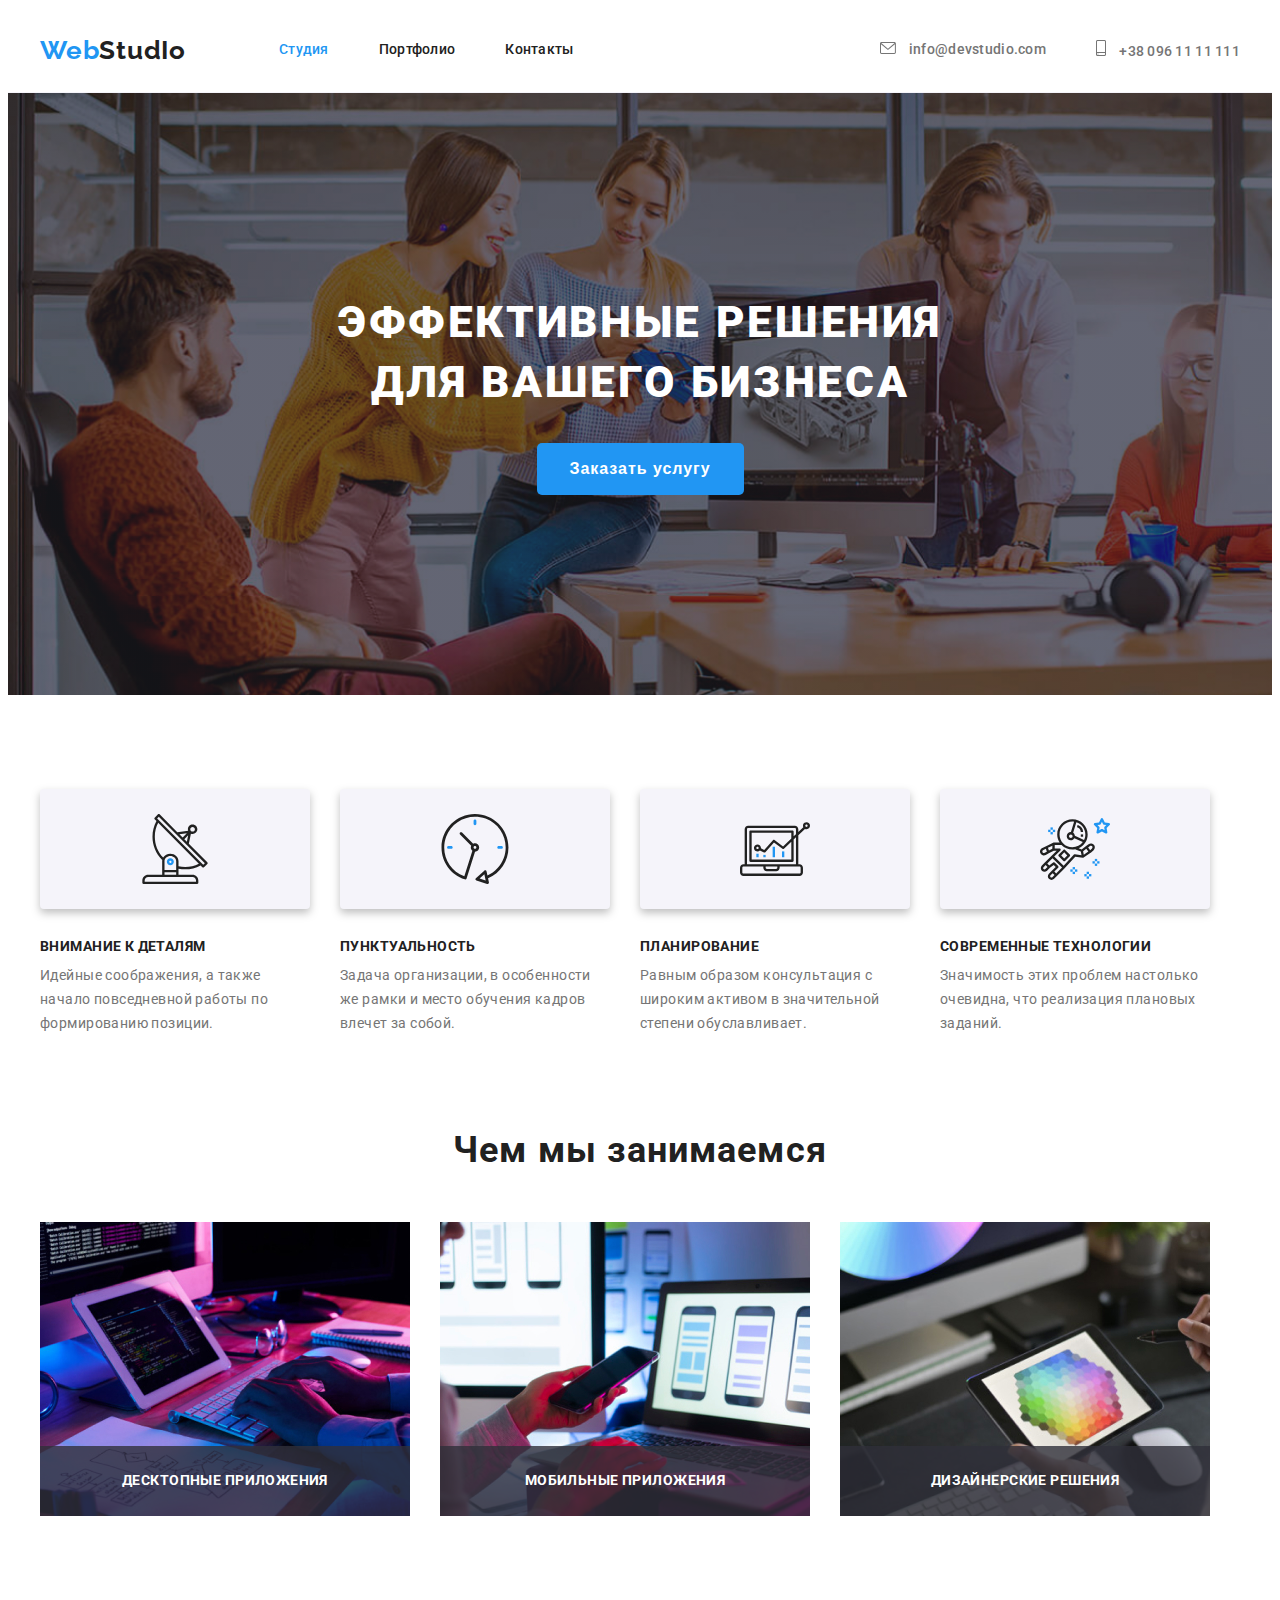
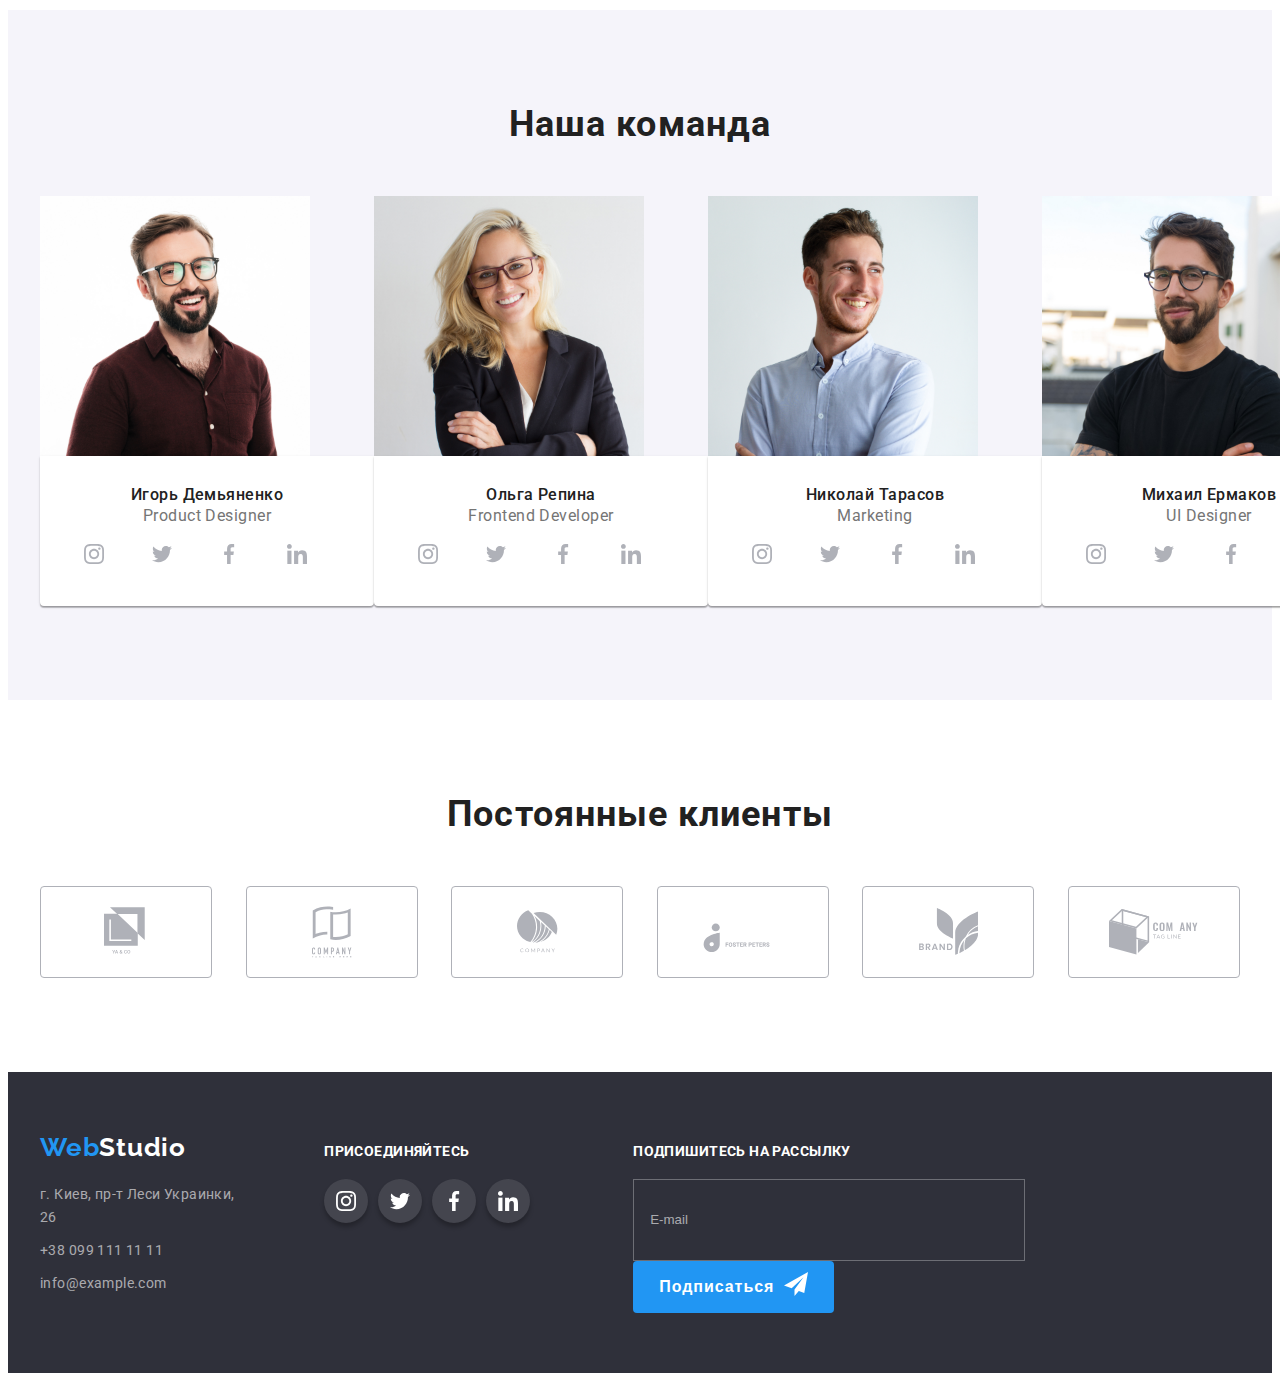
<file: index.html>
<!DOCTYPE html>
<html lang="ru">
  <head>
    <meta charset="UTF-8" />
    <meta http-equiv="X-UA-Compatible" content="IE=edge" />
    <meta name="viewport" content="width=device-width, initial-scale=1.0" />
    <title>Веб-студия</title>

    <link rel="preconnect" href="https://fonts.gstatic.com" />
    <link
      href="https://fonts.googleapis.com/css2?family=Raleway:wght@700&family=Roboto:wght@400;500;700;900&display=swap"
      rel="stylesheet"
    />
    <link
      rel="stylesheet"
      href="https://cdnjs.cloudflare.com/ajax/libs/modern-normalize/1.0.0/modern-normalize.min.css"
      integrity="sha512-ISS7cAi1PEhQ8jnbJpJZMd29NlhNj4AWYyLOSp2CE/CsHxTCu+r+t0D2yoJudVrd0/8fTVPUVDzY5Tvli75u/g=="
      crossorigin="anonymous"
    />

    <link rel="stylesheet" href="css/main.min.css" />
  </head>
  <body>
    <!--Шапка сайта-->
    <header class="header">
      <div class="container header-container">
        <nav class="navigation">
          <a href="/" class="logotype link">
            <span class="logotype logotype--accented"> Web</span>StudIo
          </a>
          <ul class="menu list">
            <li class="menu__item">
              <a
                href="./index.html"
                class="menu__link menu__link--current link"
              >
                Студия
              </a>
            </li>
            <li class="menu__item">
              <a href="./portfolio.html" class="menu__link link">Портфолио</a>
            </li>
            <li class="menu__item">
              <a href="" class="menu__link link">Контакты</a>
            </li>
          </ul>
        </nav>

        <ul class="contacts-list list">
          <li class="contacts-list__item contacts-list__item--left">
            <a
              href="mailto:info@devstudio.com"
              class="contacts-list__link link"
            >
              <svg class="contacts-list__icon" width="16" height="12">
                <use href="./images/icons.svg/sprite.svg#icon-envelope"></use>
              </svg>
              info@devstudio.com</a
            >
          </li>
          <li class="contacts-list__item contacts-list__item--left">
            <a href="tel:+380961111111" class="contacts-list__link link">
              <svg class="contacts-list__icon" width="10" height="16">
                <use href="./images/icons.svg/sprite.svg#icon-smartphone"></use>
              </svg>
              +38 096 11 11 111</a
            >
          </li>
        </ul>
      </div>
    </header>
    <main>
      <!--Герой-->
      <section class="hero">
        <div class="container">
          <h1 class="hero__title">Эффективные решения для вашего бизнеса</h1>
          <button class="modal-btn" type="button" data-modal-open>
            Заказать услугу
          </button>
        </div>
      </section>

      <!--Преимущества-->

      <section class="section">
        <div class="container">
          <h2 class="visually-hidden">Преимущества</h2>
          <ul class="feature-list list">
            <li class="feature-list__title">
              <div class="feature-list__item">
                <svg class="feature-list__icon" width="70" height="70">
                  <use href="./images/icons.svg/sprite.svg#icon-antenna"></use>
                </svg>
              </div>
              <h3 class="feature-list__label">Внимание к деталям</h3>
              <p class="feature-list__text">
                Идейные соображения, а также начало повседневной работы по
                формированию позиции.
              </p>
            </li>
            <li class="feature-list__title">
              <div class="feature-list__item">
                <svg class="feature-list__icon" width="70" height="70">
                  <use href="./images/icons.svg/sprite.svg#icon-clock"></use>
                </svg>
              </div>
              <h3 class="feature-list__label">Пунктуальность</h3>
              <p class="feature-list__text">
                Задача организации, в особенности же рамки и место обучения
                кадров влечет за собой.
              </p>
            </li>
            <li class="feature-list__title">
              <div class="feature-list__item">
                <svg class="feature-list__icon" width="70" height="70">
                  <use href="./images/icons.svg/sprite.svg#icon-diagram"></use>
                </svg>
              </div>
              <h3 class="feature-list__label">Планирование</h3>
              <p class="feature-list__text">
                Равным образом консультация с широким активом в значительной
                степени обуславливает.
              </p>
            </li>
            <li class="feature-list__title">
              <div class="feature-list__item">
                <svg class="feature-list__icon" width="70" height="70">
                  <use
                    href="./images/icons.svg/sprite.svg#icon-astronaut"
                  ></use>
                </svg>
              </div>
              <h3 class="feature-list__label">Современные технологии</h3>
              <p class="feature-list__text">
                Значимость этих проблем настолько очевидна, что реализация
                плановых заданий.
              </p>
            </li>
          </ul>
        </div>
      </section>

      <!-- О себе-->

      <section class="section about-us">
        <div class="container">
          <h2 class="section__title">Чем мы занимаемся</h2>
          <ul class="about-us__list list">
            <li class="about-us__item">
              <img
                class="about-us__img"
                src="./images/work/box.1.jpg"
                alt="Мужчина набирает текст на клавиатуре"
                width="370"
              />
              <p class="about-us__text">Десктопные приложения</p>
            </li>

            <li class="about-us__item">
              <img
                class="about-us__img"
                src="./images/work/box.2.jpg"
                alt="Девушка держит в руке смартфон  возле ноутбука"
                width="370"
              />
              <p class="about-us__text">Мобильные приложения</p>
            </li>

            <li class="about-us__item">
              <img
                class="about-list-img"
                src="./images/work/box.3.jpg"
                alt=" В руке мужчины планшет с цветограммой "
                width="370"
              />
              <p class="about-us__text">Дизайнерские решения</p>
            </li>
          </ul>
        </div>
      </section>

      <!--Team-->
      <section class="section team">
        <div class="container">
          <h2 class="section__title">Наша команда</h2>
          <ul class="team-list list">
            <li class="team-list__card">
              <img
                class="team-list__image"
                src="./images/team/img(1).jpg"
                alt=" Мужчина с бородой в очках"
                width="270"
              />
              <div class="team-list__label">
                <h3 class="team-list__name">Игорь Демьяненко</h3>
                <p class="team-list__subtitle" lang="en">Product Designer</p>
                <ul class="social-list list">
                  <li class="social-list__item">
                    <a href="" class="social-list__link link">
                      <svg class="social-list__icon">
                        <use
                          href="./images/icons.svg/sprite.svg#icon-instagram"
                        ></use>
                      </svg>
                    </a>
                  </li>
                  <li class="social-list__item">
                    <a href="" class="social-list__link link">
                      <svg class="social-list__icon">
                        <use
                          href="./images/icons.svg/sprite.svg#icon-twitter"
                        ></use>
                      </svg>
                    </a>
                  </li>
                  <li class="social-list__item">
                    <a href="" class="social-list__link link">
                      <svg class="social-list__icon">
                        <use
                          href="./images/icons.svg/sprite.svg#icon-facebook"
                        ></use>
                      </svg>
                    </a>
                  </li>
                  <li class="social-list__item">
                    <a href="" class="social-list__link link">
                      <svg class="social-list__icon">
                        <use
                          href="./images/icons.svg/sprite.svg#icon-linkedin"
                        ></use>
                      </svg>
                    </a>
                  </li>
                </ul>
              </div>
            </li>
            <li class="team-list__card">
              <img
                class="team-list__image"
                src="./images/team/img(2).jpg"
                alt=" Девушка со светлыми волосами в очках "
                width="270"
              />
              <div class="team-list__label">
                <h3 class="team-list__name">Ольга Репина</h3>
                <p class="team-list__subtitle" lang="en">Frontend Developer</p>
                <ul class="social-list list">
                  <li class="social-list__item">
                    <a href="" class="social-list__link link">
                      <svg class="social-list__icon">
                        <use
                          href="./images/icons.svg/sprite.svg#icon-instagram"
                        ></use>
                      </svg>
                    </a>
                  </li>
                  <li class="social-list__item">
                    <a href="" class="social-list__link link">
                      <svg class="social-list__icon">
                        <use
                          href="./images/icons.svg/sprite.svg#icon-twitter"
                        ></use>
                      </svg>
                    </a>
                  </li>
                  <li class="social-list__item">
                    <a href="" class="social-list__link link">
                      <svg class="social-list__icon">
                        <use
                          href="./images/icons.svg/sprite.svg#icon-facebook"
                        ></use>
                      </svg>
                    </a>
                  </li>
                  <li class="social-list__item">
                    <a href="" class="social-list__link link">
                      <svg class="social-list__icon">
                        <use
                          href="./images/icons.svg/sprite.svg#icon-linkedin"
                        ></use>
                      </svg>
                    </a>
                  </li>
                </ul>
              </div>
            </li>
            <li class="team-list__card">
              <img
                class="team-list__image"
                src="./images/team/img(3).jpg"
                alt="Мужчина улыбается и смотрит в сторону"
                width="270"
              />
              <div class="team-list__label">
                <h3 class="team-list__name">Николай Тарасов</h3>
                <p class="team-list__subtitle" lang="en">Marketing</p>
                <ul class="social-list list">
                  <li class="social-list__item">
                    <a href="" class="social-list__link link">
                      <svg class="social-list__icon">
                        <use
                          href="./images/icons.svg/sprite.svg#icon-instagram"
                        ></use>
                      </svg>
                    </a>
                  </li>
                  <li class="social-list__item">
                    <a href="" class="social-list__link link">
                      <svg class="social-list__icon">
                        <use
                          href="./images/icons.svg/sprite.svg#icon-twitter"
                        ></use>
                      </svg>
                    </a>
                  </li>
                  <li class="social-list__item">
                    <a href="" class="social-list__link link">
                      <svg class="social-list__icon">
                        <use
                          href="./images/icons.svg/sprite.svg#icon-facebook"
                        ></use>
                      </svg>
                    </a>
                  </li>
                  <li class="social-list__item">
                    <a href="" class="social-list__link link">
                      <svg class="social-list__icon">
                        <use
                          href="./images/icons.svg/sprite.svg#icon-linkedin"
                        ></use>
                      </svg>
                    </a>
                  </li>
                </ul>
              </div>
            </li>
            <li class="team-list__card">
              <img
                class="team-list__image"
                src="./images/team/img(4).jpg"
                alt="Мужчина с ухмылкой"
                width="270"
              />
              <div class="team-list__label">
                <h3 class="team-list__name">Михаил Ермаков</h3>
                <p class="team-list__subtitle" lang="en">UI Designer</p>
                <ul class="social-list list">
                  <li class="social-list__item">
                    <a href="" class="social-list__link link">
                      <svg class="social-list__icon">
                        <use
                          href="./images/icons.svg/sprite.svg#icon-instagram"
                        ></use>
                      </svg>
                    </a>
                  </li>
                  <li class="social-list__item">
                    <a href="" class="social-list__link link">
                      <svg class="social-list__icon">
                        <use
                          href="./images/icons.svg/sprite.svg#icon-twitter"
                        ></use>
                      </svg>
                    </a>
                  </li>
                  <li class="social-list__item">
                    <a href="" class="social-list__link link">
                      <svg class="social-list__icon">
                        <use
                          href="./images/icons.svg/sprite.svg#icon-facebook"
                        ></use>
                      </svg>
                    </a>
                  </li>
                  <li class="social-list__item">
                    <a href="" class="social-list__link link">
                      <svg class="social-list__icon">
                        <use
                          href="./images/icons.svg/sprite.svg#icon-linkedin"
                        ></use>
                      </svg>
                    </a>
                  </li>
                </ul>
              </div>
            </li>
          </ul>
        </div>
      </section>
      <section class="section">
        <div class="container">
          <h2 class="section__title">Постоянные клиенты</h2>
          <ul class="clients-list list">
            <li class="clients-list__item">
              <a href="" class="clients-list__link link">
                <svg class="clients-list__icon" width="45" height="50">
                  <use href="./images/icons.svg/sprite.svg#icon-logo1"></use>
                </svg>
              </a>
            </li>
            <li class="clients-list__item">
              <a href="" class="clients-list__link link">
                <svg class="clients-list__icon" width="40" height="52">
                  <use href="./images/icons.svg/sprite.svg#icon-logo2"></use>
                </svg>
              </a>
            </li>
            <li class="clients-list__item">
              <a href="" class="clients-list__link link">
                <svg class="clients-list__icon" width="41" height="43">
                  <use href="./images/icons.svg/sprite.svg#icon-logo3"></use>
                </svg>
              </a>
            </li>
            <li class="clients-list__item">
              <a href="" class="clients-list__link link">
                <svg class="clients-list__icon" width="80" height="42">
                  <use href="./images/icons.svg/sprite.svg#icon-logo4"></use>
                </svg>
              </a>
            </li>
            <li class="clients-list__item">
              <a href="" class="clients-list__link link">
                <svg class="clients-list__icon" width="59" height="47">
                  <use href="./images/icons.svg/sprite.svg#icon-logo5"></use>
                </svg>
              </a>
            </li>
            <li class="clients-list__item">
              <a href="" class="clients-list__link">
                <svg class="clients-list__icon" width="89" height="46">
                  <use href="./images/icons.svg/sprite.svg#icon-logo6"></use>
                </svg>
              </a>
            </li>
          </ul>
        </div>
      </section>
    </main>
    <!--Контакты-->
    <footer class="footer">
      <div class="container footer-container">
        <div class="address-container">
          <a href="/" class="logotype link footer-logotype"
            ><span class="logotype logotype--accented">Web</span>Studio</a
          >
          <address class="address">
            <ul class="address__list list">
              <li class="address__item">
                <a
                  href="https://google/maps/WysGAYoZjrtnWeG88"
                  target="_blank"
                  rel="noopener noreferrer"
                  class="address__link link"
                  >г. Киев, пр-т Леси Украинки, 26</a
                >
              </li>
              <li class="address__item">
                <a href="tel:+380991111111" class="address__link link"
                  >+38 099 111 11 11<br
                /></a>
              </li>
              <li class="address__item">
                <a
                  href="mailto:info@example.com"
                  lang="en"
                  class="address__link link"
                  >info@example.com</a
                >
              </li>
            </ul>
          </address>
        </div>

        <div class="footer-social-holder">
          <b class="container-label">Присоединяйтесь</b>
          <ul class="socials list">
            <li class="socials__item">
              <a href="" class="socials__link link">
                <svg class="socials__icon">
                  <use
                    href="./images/icons.svg/sprite.svg#icon-instagram"
                  ></use>
                </svg>
              </a>
            </li>
            <li class="socials__item">
              <a href="" class="socials__link link">
                <svg class="socials__icon">
                  <use href="./images/icons.svg/sprite.svg#icon-twitter"></use>
                </svg>
              </a>
            </li>
            <li class="socials__item">
              <a href="" class="socials__link link">
                <svg class="socials__icon">
                  <use href="./images/icons.svg/sprite.svg#icon-facebook"></use>
                </svg>
              </a>
            </li>
            <li class="socials__item">
              <a href="" class="socials__link link">
                <svg class="socials__icon">
                  <use href="./images/icons.svg/sprite.svg#icon-linkedin"></use>
                </svg>
              </a>
            </li>
          </ul>
        </div>
        <div class="footer-form__group">
          <b class="container-label">Подпишитесь на рассылку</b>
          <form class="footer-form">
            <input
              type="email"
              name="user-mail"
              class="footer-form__input"
              placeholder="E-mail"
            />
            <button type="submit" class="main-btn footer-modal-btn">
              Подписаться
              <svg class="footer-modal-btn__icon" width="24" height="24">
                <use href="./images/icons.svg/sprite.svg#icon-plane"></use>
              </svg>
            </button>
          </form>
        </div>
      </div>
    </footer>
    <div class="backdrop is-hidden" data-modal>
      <div class="modal">
        <button type="button" class="modal-close-btn" data-modal-close>
          <svg class="modal-close-btn__icon" width="11" height="11">
            <use href="./images/icons.svg/sprite.svg#icon-close-btn"></use>
          </svg>
        </button>
        <form class="modal-form">
          <b class="modal-form__heading"
            >Оставьте свои данные, мы вам перезвоним</b
          >
          <label class="modal-form__field">
            Имя
            <span class="modal-form__input-wrapper">
              <input
                type="text"
                name="user-name"
                class="modal-form__input"
                required
                minlength="3"
              />
              <svg class="modal-form__icon">
                <use
                  href="./images/icons.svg/sprite.svg#icon-person "
                  width="18"
                  height="18"
                ></use>
              </svg>
            </span>
          </label>
          <label class="modal-form__field"
            >Телефон
            <span class="modal-form__input-wrapper">
              <input
                type="tel"
                name="user-phone"
                class="modal-form__input"
                required
                pattern="[0-9]{3}-[0-9]{3}-[0-9]{2}-[0-9]{2}"
              />
              <svg class="modal-form__icon">
                <use
                  href="./images/icons.svg/sprite.svg#icon-phone-img"
                  width="18"
                  height="18"
                ></use>
              </svg>
            </span>
          </label>

          <label class="modal-form__field"
            >Почта
            <span class="modal-form__input-wrapper">
              <input
                type="email"
                name="user-mail"
                class="modal-form__input"
                required
              />
              <svg class="modal-form__icon">
                <use
                  href="./images/icons.svg/sprite.svg#icon-envelope"
                  width="18"
                  height="18"
                ></use>
              </svg>
            </span>
          </label>

          <label class="modal-form__field"
            >Комментарий
            <span class="modal-form__input-wrapper">
              <textarea
                class="modal-form__message"
                name="comment"
                placeholder="Введите текст"
              ></textarea>
            </span>
          </label>
          <div class="form-field">
            <input
              type="checkbox"
              name="user-term"
              id="user-term"
              class="modal-form__term visually-hidden"
            />
            <label for="user-term" class="modal-form__check-desk"
              >Соглашаюсь с рассылкой и принимаю &nbsp;
              <a href="" class="modal-form__term-link">Условия договора</a>
            </label>
          </div>
          <button type="submit" class="modal-form__button">Отправить</button>
        </form>
      </div>
    </div>
    <script src="./js/modal.js"></script>
  </body>
</html>
</file>
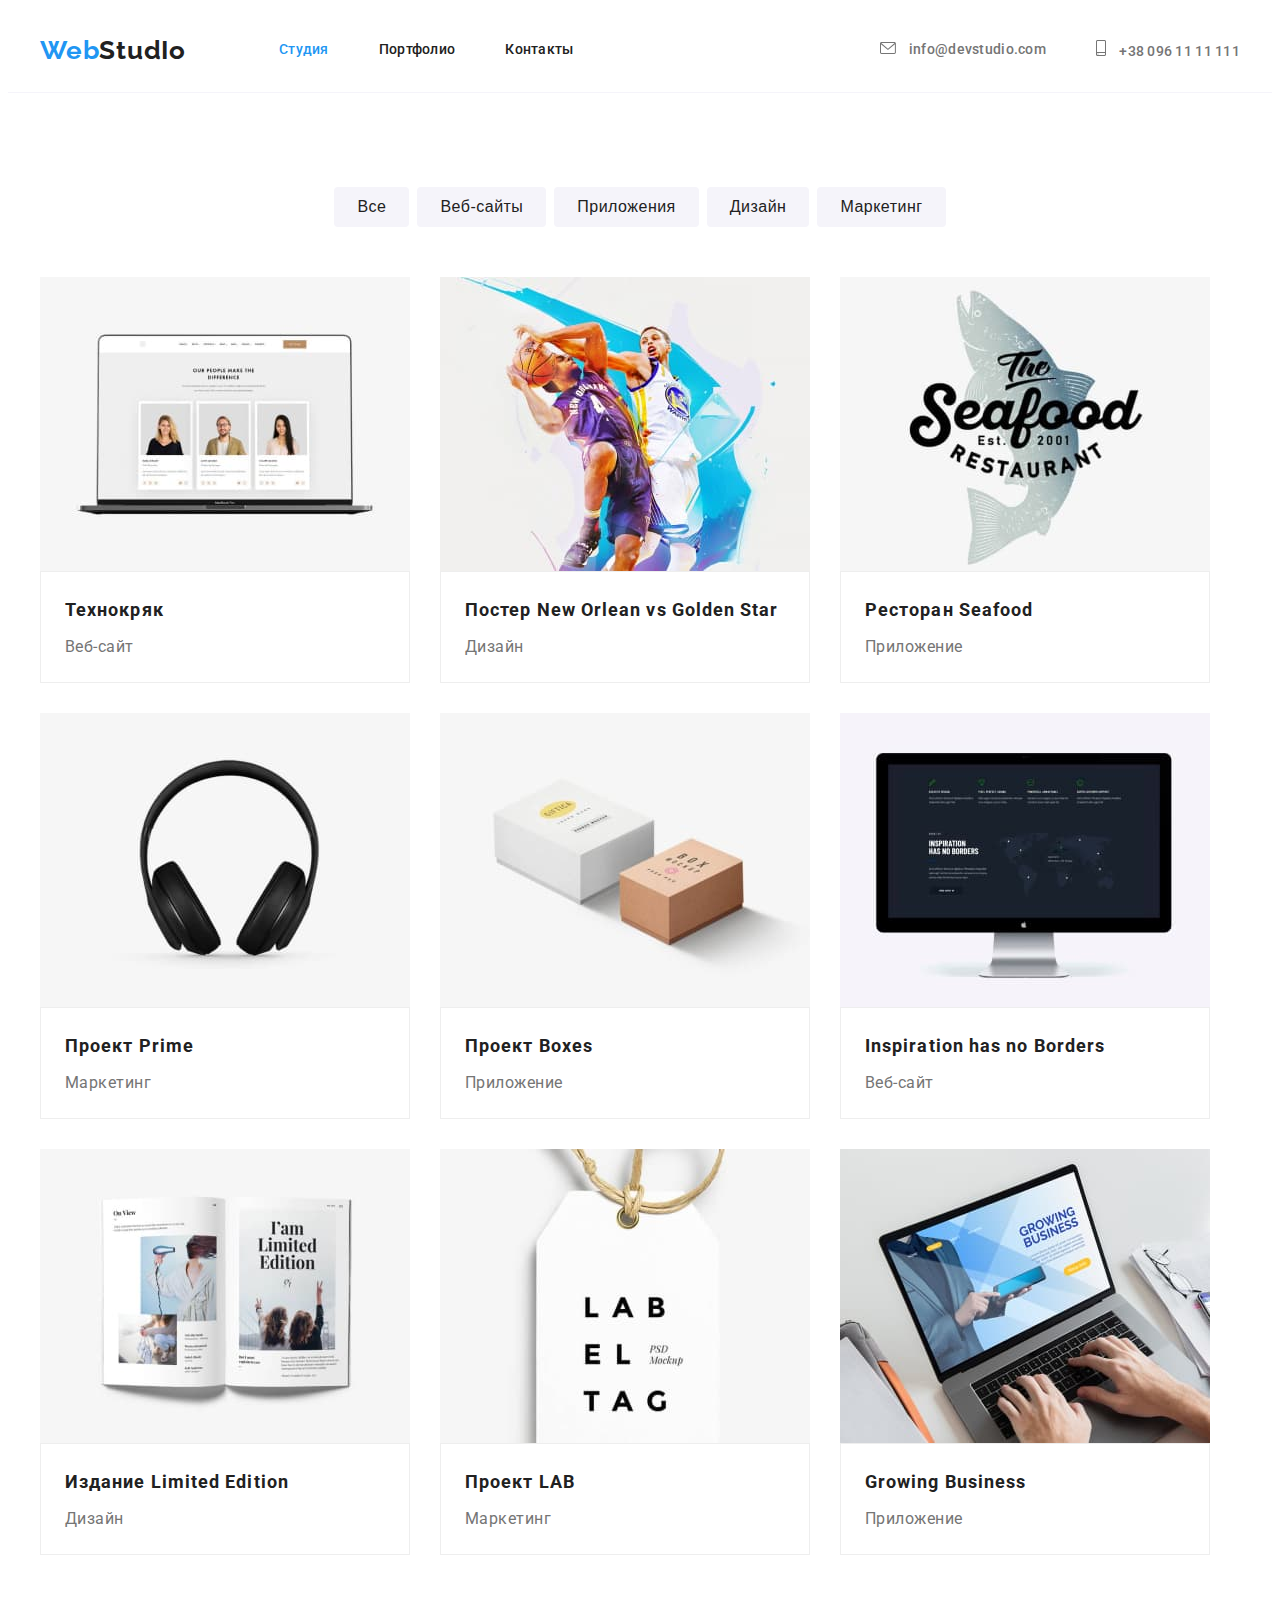
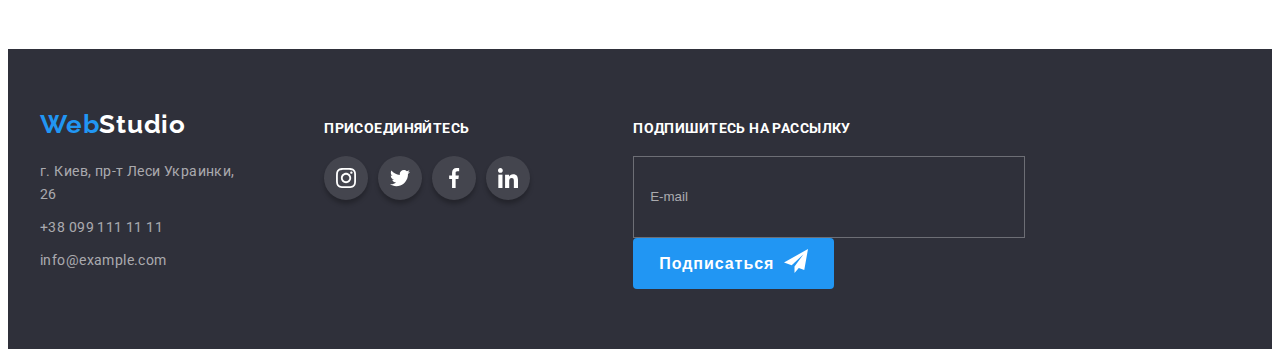
<file: portfolio.html>
<!DOCTYPE html>
<html lang="ru">
  <head>
    <meta charset="UTF-8" />
    <meta http-equiv="X-UA-Compatible" content="IE=edge" />
    <meta name="viewport" content="width=device-width, initial-scale=1.0" />
    <title>Портфолио</title>

    <link rel="preconnect" href="https://fonts.gstatic.com" />
    <link
      href="https://fonts.googleapis.com/css2?family=Raleway:wght@700&family=Roboto:wght@400;500;700;900&display=swap"
      rel="stylesheet"
    />
    <link
      rel="stylesheet"
      href="https://cdnjs.cloudflare.com/ajax/libs/modern-normalize/1.0.0/modern-normalize.min.css"
      integrity="sha512-ISS7cAi1PEhQ8jnbJpJZMd29NlhNj4AWYyLOSp2CE/CsHxTCu+r+t0D2yoJudVrd0/8fTVPUVDzY5Tvli75u/g=="
      crossorigin="anonymous"
    />
    <link rel="stylesheet" href="css/portfolio.min.css" />
  </head>
  <body>
    <!--Шапка сайта-->
    <header class="header">
      <div class="container header-container">
        <nav class="navigation">
          <a href="/" class="logotype link">
            <span class="logotype logotype--accented"> Web</span>StudIo
          </a>
          <ul class="menu list">
            <li class="menu__item">
              <a
                href="./index.html"
                class="menu__link menu__link--current link"
              >
                Студия
              </a>
            </li>
            <li class="menu__item">
              <a href="./portfolio.html" class="menu__link link">Портфолио</a>
            </li>
            <li class="menu__item">
              <a href="" class="menu__link link">Контакты</a>
            </li>
          </ul>
        </nav>

        <ul class="contacts-list list">
          <li class="contacts-list__item contacts-list__item--left">
            <a
              href="mailto:info@devstudio.com"
              class="contacts-list__link link"
            >
              <svg class="contacts-list__icon" width="16" height="12">
                <use href="./images/icons.svg/sprite.svg#icon-envelope"></use>
              </svg>
              info@devstudio.com</a
            >
          </li>
          <li class="contacts-list__item contacts-list__item--left">
            <a href="tel:+380961111111" class="contacts-list__link link">
              <svg class="contacts-list__icon" width="10" height="16">
                <use href="./images/icons.svg/sprite.svg#icon-smartphone"></use>
              </svg>
              +38 096 11 11 111</a
            >
          </li>
        </ul>
      </div>
    </header>
    <main>
      <!--Герой-->
      <section class="filter-button">
        <div class="container filter-set">
          <h1 class="visually-hidden">Портфолио</h1>
          <ul class="filter list">
            <li class="filter__item">
              <button class="modal-button" type="button">Все</button>
            </li>
            <li class="filter__item">
              <button class="modal-button" type="button">Веб-сайты</button>
            </li>
            <li class="filter__item">
              <button class="modal-button" type="button">Приложения</button>
            </li>
            <li class="filter__item">
              <button class="modal-button" type="button">Дизайн</button>
            </li>
            <li class="filter__item">
              <button class="modal-button" type="button">Маркетинг</button>
            </li>
          </ul>
        </div>
      </section>
      <section class="works">
        <div class="container">
          <h1 class="visually-hidden">Галерея работ</h1>
          <ul class="works-list list">
            <li class="works-list__item">
              <a href="" class="works-list__link link"
                ><div class="works-list__content-wrapper">
                  <img
                    src="./images/Gallery-of-works/img5.jpg"
                    alt="Открытый ноутбук, на котором открыта вкладка сайта"
                    width="370"
                  />
                  <p class="works-list__overlay">
                    Технокряк это современная площадка распространения
                    коронавируса. Компании используют эту платформу для
                    цифрового шпионажа и атак на защищённые сервера конкурентов.
                  </p>
                </div>
                <div class="works-list__content">
                  <h2 class="works-list__title">Технокряк</h2>
                  <p class="works-list__description">Веб-сайт</p>
                </div>
              </a>
            </li>
            <li class="works-list__item">
              <a href="" class="works-list__link link"
                ><div class="works-list__content-wrapper">
                  <img
                    src="./images/Gallery-of-works/img6.jpg"
                    alt="Два баскетболиста в игре"
                    width="370"
                  />
                  <p class="works-list__overlay">
                    Технокряк это современная площадка распространения
                    коронавируса. Компании используют эту платформу для
                    цифрового шпионажа и атак на защищённые сервера конкурентов.
                  </p>
                </div>
                <div class="works-list__content">
                  <h2 class="works-list__title" lang="en">
                    Постер New Orlean vs Golden Star
                  </h2>
                  <p class="works-list__description">Дизайн</p>
                </div></a
              >
            </li>
            <li class="works-list__item">
              <a href="" class="works-list__link link"
                ><div class="works-list__content-wrapper">
                  <img
                    src="./images/Gallery-of-works/img7.jpg"
                    alt="Логотип ресторана The Seafood"
                    width="370"
                  />
                  <p class="works-list__overlay">
                    Технокряк это современная площадка распространения
                    коронавируса. Компании используют эту платформу для
                    цифрового шпионажа и атак на защищённые сервера конкурентов.
                  </p>
                </div>
                <div class="works-list__content">
                  <h2 class="works-list__title">Ресторан Seafood</h2>
                  <p class="works-list__description">Приложение</p>
                </div></a
              >
            </li>
            <li class="works-list__item">
              <a href="" class="works-list__link link"
                ><div class="works-list__content-wrapper">
                  <img
                    src="./images/Gallery-of-works/img8.jpg"
                    alt="Наушники"
                    width="370"
                  />
                  <p class="works-list__overlay">
                    Технокряк это современная площадка распространения
                    коронавируса. Компании используют эту0 платформу для
                    цифрового шпионажа и атак на защищённые сервера конкурентов.
                  </p>
                </div>
                <div class="works-list__content">
                  <h2 class="works-list__title">Проект Prime</h2>
                  <p class="works-list__description">Маркетинг</p>
                </div></a
              >
            </li>

            <li class="works-list__item">
              <a href="" class="works-list__link link"
                ><div class="works-list__content-wrapper">
                  <img
                    src="./images/Gallery-of-works/img9.jpg"
                    alt="Две коробки сложены в фигуру прямоугольника"
                    width="370"
                  />
                  <p class="works-list__overlay">
                    Технокряк это современная площадка распространения
                    коронавируса. Компании используют эту платформу для
                    цифрового шпионажа и атак на защищённые сервера конкурентов.
                  </p>
                </div>
                <div class="works-list__content">
                  <h2 class="works-list__title">Проект Boxes</h2>
                  <p class="works-list__description">Приложение</p>
                </div></a
              >
            </li>
            <li class="works-list__item">
              <a href="" class="works-list__link link"
                ><div class="works-list__content-wrapper">
                  <img
                    src="./images/Gallery-of-works/img10.jpg"
                    alt="Монитор"
                    width="370"
                  />
                  <p class="works-list__overlay">
                    Технокряк это современная площадка распространения
                    коронавируса. Компании используют эту платформу для
                    цифрового шпионажа и атак на защищённые сервера конкурентов.
                  </p>
                </div>
                <div class="works-list__content">
                  <h2 class="works-list__title" lang="en">
                    Inspiration has no Borders
                  </h2>
                  <p class="works-list__description">Веб-сайт</p>
                </div></a
              >
            </li>
            <li class="works-list__item">
              <a href="" class="works-list__link link"
                ><div class="works-list__content-wrapper">
                  <img
                    src="./images/Gallery-of-works/img11.jpg"
                    alt="Открытая книга"
                    width="370"
                  />
                  <p class="works-list__overlay">
                    Технокряк это современная площадка распространения
                    коронавируса. Компании используют эту платформу для
                    цифрового шпионажа и атак на защищённые сервера конкурентов.
                  </p>
                </div>
                <div class="works-list__content">
                  <h2 class="works-list__title">Издание Limited Edition</h2>
                  <p class="works-list__description">Дизайн</p>
                </div></a
              >
            </li>
            <li class="works-list__item">
              <a href="" class="works-list__link link"
                ><div class="works-list__content-wrapper">
                  <img
                    src="./images/Gallery-of-works/img12.jpg"
                    alt="Ярлык"
                    width="370"
                  />
                  <p class="works-list__overlay">
                    Технокряк это современная площадка распространения
                    коронавируса. Компании используют эту платформу для
                    цифрового шпионажа и атак на защищённые сервера конкурентов.
                  </p>
                </div>
                <div class="works-list__content">
                  <h2 class="works-list__title">Проект LAB</h2>
                  <p class="works-list__description">Маркетинг</p>
                </div></a
              >
            </li>
            <li class="works-list__item">
              <a href="" class="works-list__link link">
                <div class="works-list__content-wrapper">
                  <img
                    src="./images/Gallery-of-works/img13.jpg"
                    alt="Мужчина набирает текст на клавиатуре ноутбука"
                    width="370"
                  />
                  <p class="works-list__overlay">
                    Технокряк это современная площадка распространения
                    коронавируса. Компании используют эту платформу для
                    цифрового шпионажа и атак на защищённые сервера конкурентов.
                  </p>
                </div>
                <div class="works-list__content">
                  <h2 class="works-list__title">Growing Business</h2>
                  <p class="works-list__description">Приложение</p>
                </div></a
              >
            </li>
          </ul>
        </div>
      </section>
    </main>

    <!--Контакты-->
    <footer class="footer">
      <div class="container footer-container">
        <div class="address-container">
          <a href="/" class="logotype link footer-logotype"
            ><span class="logotype logotype--accented">Web</span>Studio</a
          >
          <address class="address">
            <ul class="address__list list">
              <li class="address__item">
                <a
                  href="https://google/maps/WysGAYoZjrtnWeG88"
                  target="_blank"
                  rel="noopener noreferrer"
                  class="address__link link"
                  >г. Киев, пр-т Леси Украинки, 26</a
                >
              </li>
              <li class="address__item">
                <a href="tel:+380991111111" class="address__link link"
                  >+38 099 111 11 11<br
                /></a>
              </li>
              <li class="address__item">
                <a
                  href="mailto:info@example.com"
                  lang="en"
                  class="address__link link"
                  >info@example.com</a
                >
              </li>
            </ul>
          </address>
        </div>

        <div class="footer-social-holder">
          <b class="container-label">Присоединяйтесь</b>
          <ul class="socials list">
            <li class="socials__item">
              <a href="" class="socials__link link">
                <svg class="socials__icon">
                  <use
                    href="./images/icons.svg/sprite.svg#icon-instagram"
                  ></use>
                </svg>
              </a>
            </li>
            <li class="socials__item">
              <a href="" class="socials__link link">
                <svg class="socials__icon">
                  <use href="./images/icons.svg/sprite.svg#icon-twitter"></use>
                </svg>
              </a>
            </li>
            <li class="socials__item">
              <a href="" class="socials__link link">
                <svg class="socials__icon">
                  <use href="./images/icons.svg/sprite.svg#icon-facebook"></use>
                </svg>
              </a>
            </li>
            <li class="socials__item">
              <a href="" class="socials__link link">
                <svg class="socials__icon">
                  <use href="./images/icons.svg/sprite.svg#icon-linkedin"></use>
                </svg>
              </a>
            </li>
          </ul>
        </div>
        <div class="footer-form__group">
          <b class="container-label">Подпишитесь на рассылку</b>
          <form class="footer-form">
            <input
              type="email"
              name="user-mail"
              class="footer-form__input"
              placeholder="E-mail"
            />
            <button type="submit" class="main-btn footer-modal-btn">
              Подписаться
              <svg class="footer-modal-btn__icon" width="24" height="24">
                <use href="./images/icons.svg/sprite.svg#icon-plane"></use>
              </svg>
            </button>
          </form>
        </div>
      </div>
    </footer>
  </body>
</html>
</file>
<file: css/main.min.css>
:root{--main-font: "Roboto", sans-serif;--secondary-font: "Raleway", sans-serif;--accent-color: #2196f3;--primary-white-color: #ffffff;--secondary-bg-color: #f5f4fa}.visually-hidden{position:absolute !important;clip:rect(1px 1px 1px 1px);clip:rect(1px, 1px, 1px, 1px);padding:0 !important;border:0 !important;height:1px !important;width:1px !important;overflow:hidden}body{font-family:var(--main-font);color:#212121}h1,h2,h3,h4,h5,h6,p{margin:0}ul,ol{list-style:none;margin:0;padding:0}img{display:block}a{display:block;text-decoration:none}.address{font-style:normal}.container{width:1200px;margin:0 auto;padding-left:15px;padding-right:15px}.section{padding:94px 0px}.section__title{margin-bottom:50px;font-weight:700;font-size:36px;line-height:1.16;text-align:center;letter-spacing:0.03em}.header{border-bottom:1px solid #f5f4fa}.header-container{display:flex;align-items:center}.navigation{display:flex;align-items:center}.logotype{font-size:26px;font-weight:700;line-height:1.19;font-family:var(--secondary-font);letter-spacing:0.03em;color:#212121}.logotype--accented{color:var(--accent-color)}.menu{display:flex;align-items:center;margin-left:93px}.menu__item+.menu__item{margin-left:50px}.menu__link{position:relative;display:block;padding-top:32px;padding-bottom:32px;font-weight:500;font-size:14px;line-height:1.14;letter-spacing:0.02em;color:#212121;transition:color 250ms cubic-bezier(0.4, 0, 0.2, 1)}.menu__link:hover,.menu__link:focus{color:var(--accent-color)}.menu__link:hover::after,.menu__link:focus::after{opacity:1}.menu__link--current{color:var(--accent-color)}.menu__link::after{content:"";position:absolute;left:0;bottom:0;display:block;width:100%;height:4px;background-color:var(--accent-color);margin:0 auto;opacity:0;transition:opacity 250ms cubic-bezier(0.4, 0, 0.2, 1)}.contacts-list{display:flex;justify-content:center;align-items:center;margin-left:auto}.contacts-list__item+.contacts-list__item{margin-left:50px}.contacts-list__link{font-size:14px;font-weight:500;line-height:1.14;padding-top:32px;padding-bottom:32px;letter-spacing:0.02em;color:#757575;transition:color 250ms cubic-bezier(0.4, 0, 0.2, 1)}.contacts-list__link:hover,.contacts-list__link:focus{color:var(--accent-color)}.contacts-list__icon{fill:currentColor;margin-right:10px}.modal-btn{display:inline-block;border-radius:5px;border:1px solid transparent;margin-top:30px;padding:10px 32px;min-width:200px;font-weight:700;font-size:16px;line-height:1.87;text-align:center;letter-spacing:0.06em;background:var(--accent-color);color:var(--primary-white-color);cursor:pointer}.social-list{display:flex;align-items:center}.social-list__item{width:206px}.social-list__link{display:flex;justify-content:center;align-items:center;width:44px;height:44px;border-radius:50%;background-color:#ffffff;transition:background-color 250ms cubic-bezier(0.4, 0, 0.2, 1)}.social-list__link:hover,.social-list__link:focus{background-color:var(--accent-color)}.social-list__icon{width:20px;height:20px;fill:#afb1b8;transition:fill 250ms cubic-bezier(0.4, 0, 0.2, 1)}.social-list__link:hover .social-list__icon,.social-list__link:focus .social-list__icon{fill:var(--primary-white-color)}.footer{margin:0;padding:60px 0px 60px 0px;background-color:#2f303a}.footer-container{display:flex;align-items:baseline}.footer-logotype{color:#ffffff;margin:0 0 20px 0}.address-container{display:flex;flex-direction:column;margin-bottom:-20px}.address__item{margin:0 0 9px 0;font-size:14px;font-weight:400;line-height:1.71;letter-spacing:0.03em;color:#ffffff}.address__item:last-child{margin:0}.address__link{font-size:14px;font-weight:400;line-height:1.71;letter-spacing:0.03em;color:rgba(255,255,255,0.6)}.footer-social-holder{display:flex;flex-direction:column;margin-bottom:-20px;margin-left:70px}.container-label{font-weight:700;font-size:14px;line-height:1, 14;color:var(--primary-white-color);letter-spacing:0.03em;text-transform:uppercase;margin-bottom:20px}.socials{display:flex}.socials__link{display:flex;align-items:center;justify-content:center;width:44px;height:44px;border-radius:50%;background:rgba(255,255,255,0.1);box-shadow:0px 4px 4px rgba(0,0,0,0.25);transition:background-color 250ms cubic-bezier(0.4, 0, 0.2, 1)}.socials__link:hover,.socials__link:focus{background-color:var(--accent-color)}.socials__icon{width:20px;height:20px;fill:var(--primary-white-color)}.socials__item{margin-right:10px}.footer-form__group{display:flex;flex-direction:column;margin-left:93px}.footer-form__input{margin-right:12px;width:358px;height:50px;background-color:#2f303a;outline:none;border:1px solid rgba(255,255,255,0.3);color:#ffffff;padding:15px 16px}.footer-form__input::placeholder{color:rgba(255,255,255,0.6)}.footer-modal-btn{font-size:16px;font-weight:700;line-height:1.88;display:inline-flex;border-radius:4px;border:1px solid transparent;padding:10px 25px;min-width:200px;letter-spacing:0.06em;background:var(--accent-color);color:var(--primary-white-color);cursor:pointer}.footer-modal-btn__icon{justify-content:center;align-items:center;margin-left:10px}.backdrop{position:fixed;top:0;left:0;width:100vw;height:100vh;background-color:rgba(0,0,0,0.25);transition:all 250ms cubic-bezier(0.4, 0, 0.2, 1)}.is-hidden{opacity:0;visibility:hidden;pointer-events:none}.modal{position:absolute;min-width:528px;min-height:580px;padding:40px;background-color:#ffffff;top:50%;left:50%;transform:translate(-50%, -50%);transition:background-color 500ms linear;box-shadow:0px 1px 3px rgba(0,0,0,0.12),0px 1px 1px rgba(0,0,0,0.14),0px 2px 1px rgba(0,0,0,0.2)}.modal:hover{background-color:#aaa7a7}.modal-close-btn{position:absolute;top:8px;right:8px;width:30px;height:30px;border-radius:50%;cursor:pointer;background:#ffffff;border:1px solid rgba(0,0,0,0.1)}.modal-close-btn__icon:focus,.modal-close-btn__icon:hover{fill:var(--accent-color)}.modal-form{display:flex;flex-direction:column}.modal-form__heading{margin-bottom:12px;font-style:normal;font-weight:bold;font-size:20px;line-height:1.15;text-align:center;letter-spacing:0.03em;color:#212121}.modal-form__field{font-style:normal;font-weight:normal;font-size:12px;line-height:1.16;letter-spacing:0.01em;color:#757575}.modal-form__input{width:100%;height:40px;border:1px solid rgba(33,33,33,0.2);border-radius:4px;padding-left:42px;transition:border-color 250ms cubic-bezier(0.4, 0, 0.2, 1)}.modal-form__input:focus{border-color:var(--accent-color);outline:none}.modal-form__input-wrapper{position:relative;display:block;margin-top:4px;margin-bottom:10px}.form-field{margin-top:10px;margin-bottom:30px}.modal-form__icon{position:absolute;display:block;top:-10%;left:12px;transform:translateY(10%);transition:fill 250ms cubic-bezier(0.4, 0, 0.2, 1)}.modal-form__input:focus+.modal-form__icon{fill:var(--accent-color)}.modal-form__message{width:100%;height:120px;border:1px solid rgba(33,33,33,0.2);border-radius:4px;padding:12px 16px;resize:none;transition:border-color 250ms cubic-bezier(0.4, 0, 0.2, 1)}.modal-form__message::placeholder{color:rgba(117,117,117,0.5)}.modal-form__message:focus{border-color:var(--accent-color);outline:none}.modal-form__check-desk{display:flex;align-items:center;font-style:normal;font-weight:normal;font-size:14px;line-height:1.71;letter-spacing:0.03em;color:#757575}.modal-form__check-desk::before{display:block;margin-right:8px;content:"";width:16px;height:16px;border-radius:2px;border:1px solid #000000;cursor:pointer}.modal-form__term:checked+.modal-form__check-desk::before{background-color:var(--accent-color);background-image:url("/images/icons.svg/tick.svg");background-size:contain;background-repeat:no-repeat;background-position:center;border-color:transparent}.modal-form__term:focus+.modal-form__check-desk::before{box-shadow:0 0 0 2px #2196f3}.modal-form__term-link{color:var(--accent-color)}.modal-form__button{border-radius:4px;border:1px solid transparent;box-shadow:0px 4px 4px rgba(0,0,0,0.15);align-self:center;padding:10px 55px;min-width:200px;font-weight:700;font-size:16px;line-height:1.87;text-align:center;letter-spacing:0.06em;background:#188ce8;color:var(--primary-white-color);cursor:pointer;transition:color 250ms cubic-bezier(0.4, 0, 0.2, 1)}.hero{max-width:1600px;padding:200px 0;text-align:center;background-color:#c4c4c4;background-image:linear-gradient(rgba(47,48,58,0.4), rgba(47,48,58,0.4)),url("../images/hero/img-bg.jpg");background-repeat:no-repeat;background-size:cover}.hero__title{font-weight:900;font-size:44px;line-height:1.36;text-align:center;letter-spacing:0.06em;text-transform:uppercase;color:var(--primary-white-color);max-width:700px;margin:0 auto}.about-us{padding:0 0 94px 0}.about-us__list{display:flex}.about-us__item{position:relative;margin-right:30px}.about-us__item:nth-child(3n){margin-right:0}.about-us__text{position:absolute;left:0;bottom:0;background:rgba(47,48,58,0.8);width:100%;padding:27px 0 27px 0;font-style:normal;font-weight:bold;font-size:14px;line-height:1.14;text-align:center;letter-spacing:0.03em;text-transform:uppercase;color:var(--primary-white-color)}.feature-list{display:flex}.feature-list__title{width:270px;margin-right:30px}.feature-list__title:nth-child(4n){margin-right:0}.feature-list__label{margin-bottom:10px;font-weight:700;font-size:14px;line-height:1.14;letter-spacing:0.03em;text-transform:uppercase}.feature-list__item{margin-bottom:30px;border:none;border-radius:4px;width:270px;height:120px;background-color:#f5f4fa;filter:drop-shadow(0px 4px 4px rgba(0,0,0,0.25));display:flex;justify-content:center;align-items:center}.feature-list__text{font-weight:400;font-size:14px;line-height:1.71;letter-spacing:0.03em;color:#757575}.team{background-color:var(--secondary-bg-color)}.team-list{display:flex;align-items:flex-start}.team-list__label{background-color:#ffffff;padding:30px 32px 30px 32px;box-shadow:0px 1px 3px rgba(0,0,0,0.12),0px 1px 1px rgba(0,0,0,0.14),0px 2px 1px rgba(0,0,0,0.2);border-radius:0px 0px 4px 4px;width:270px}.team-list__card{flex-basis:calc((100%-90) / 4);display:flex;flex-direction:column}.team-list__card:nth-child(4n){margin-right:0}.team-list__name{margin-bottom:10px;font-weight:500;font-size:16px;line-height:1.18;text-align:center;letter-spacing:0.03em}.team-list__subtitle{margin-bottom:16px;font-weight:400;font-size:16px;line-height:1.18px;text-align:center;letter-spacing:0.03em;color:#757575}.clients-list{display:flex;align-items:center;justify-content:space-between}.clients-list__link{display:flex;justify-content:center;align-items:center;width:170px;height:90px;border:1px solid #afb1b8;border-radius:4px;background-color:var(--primary-white-color);color:#afb1b8;transition:background-color 250ms cubic-bezier(0.4, 0, 0.2, 1)}.clients-list__link:hover,.clients-list__link:focus{border-color:var(--accent-color)}.clients-list__icon{fill:currentColor;transition:fill 250ms cubic-bezier(0.4, 0, 0.2, 1)}.clients-list__link:hover .clients-list__icon,.clients-list__link:focus .clients-list__icon{fill:var(--accent-color)}
/*# sourceMappingURL=main.min.css.map */
</file>
<file: css/portfolio.min.css>
:root{--main-font: "Roboto", sans-serif;--secondary-font: "Raleway", sans-serif;--accent-color: #2196f3;--primary-white-color: #ffffff;--secondary-bg-color: #f5f4fa}.visually-hidden{position:absolute !important;clip:rect(1px 1px 1px 1px);clip:rect(1px, 1px, 1px, 1px);padding:0 !important;border:0 !important;height:1px !important;width:1px !important;overflow:hidden}body{font-family:var(--main-font);color:#212121}h1,h2,h3,h4,h5,h6,p{margin:0}ul,ol{list-style:none;margin:0;padding:0}img{display:block}a{display:block;text-decoration:none}.address{font-style:normal}.container{width:1200px;margin:0 auto;padding-left:15px;padding-right:15px}.section{padding:94px 0px}.section__title{margin-bottom:50px;font-weight:700;font-size:36px;line-height:1.16;text-align:center;letter-spacing:0.03em}.header{border-bottom:1px solid #f5f4fa}.header-container{display:flex;align-items:center}.navigation{display:flex;align-items:center}.logotype{font-family:var(--secondary-font);font-weight:700;font-size:26px;line-height:1.19;letter-spacing:0.03em;color:#212121}.logotype--accented{color:var(--accent-color)}.menu{display:flex;align-items:center;margin-left:93px}.menu__item+.menu__item{margin-left:50px}.menu__link{position:relative;display:block;padding-top:32px;padding-bottom:32px;font-weight:500;font-size:14px;line-height:1.14;letter-spacing:0.02em;color:#212121;transition:color 250ms cubic-bezier(0.4, 0, 0.2, 1)}.menu__link:hover,.menu__link:focus{color:var(--accent-color)}.menu__link:hover::after,.menu__link:focus::after{opacity:1}.menu__link--current{color:var(--accent-color)}.menu__link::after{content:"";position:absolute;left:0;bottom:0;display:block;width:100%;height:4px;background-color:var(--accent-color);margin:0 auto;opacity:0;transition:opacity 250ms cubic-bezier(0.4, 0, 0.2, 1)}.contacts-list{display:flex;justify-content:center;align-items:center;margin-left:auto}.contacts-list__item+.contacts-list__item{margin-left:50px}.contacts-list__link{padding-top:32px;padding-bottom:32px;font-weight:500;font-size:14px;line-height:1.14;letter-spacing:0.02em;color:#757575;transition:color 250ms cubic-bezier(0.4, 0, 0.2, 1)}.contacts-list__link:hover,.contacts-list__link:focus{color:var(--accent-color)}.contacts-list__icon{fill:currentColor;margin-right:10px}.filter{display:flex;align-items:center;justify-content:center}.filter-button{margin-left:auto;margin-right:auto;padding:94px 0 50px 0}.filter__item{margin-right:8px}.filter__item:nth-child(5n){margin-right:0}.modal-button{border:1px solid transparent;border-radius:4px;padding:6px 22px 6px 22px;background-color:#f5f4fa;font-weight:500;font-size:16px;line-height:1.62;text-align:center;letter-spacing:0.03em;color:#212121;transition:color 250ms cubic-bezier(0.4, 0, 0.2, 1),background-color 250ms cubic-bezier(0.4, 0, 0.2, 1)}.modal-button:hover,.modal-button:focus{color:var(--primary-white-color);background:var(--accent-color);cursor:pointer;filter:drop-shadow(0px 4px 4px rgba(0,0,0,0.25))}.works{padding-bottom:94px}.works-list{display:flex;flex-wrap:wrap}.works-list__link{display:inline-block}.works-list__link:hover,.works-list__link:focus{box-shadow:0px 1px 1px rgba(0,0,0,0.12),0px 4px 4px rgba(0,0,0,0.06),1px 4px 6px rgba(0,0,0,0.16)}.works-list__content{padding:20px 24px;border:1px solid #eeeeee}.works-list__item>.works-list__content{border-top:1px solid transparent}.works-list__title{margin-bottom:4px;font-weight:700;font-size:18px;line-height:2;letter-spacing:0.06em;color:#212121}.works-list__content-wrapper{position:relative;overflow:hidden}.works-list__item{margin-right:30px;margin-bottom:30px}.works-list__item:nth-child(3n){margin-right:0}.works-list__item:nth-last-child(-n+3){margin-bottom:0}.works-list__description{font-weight:400;font-size:16px;line-height:1.87;letter-spacing:0.03em;color:#757575}.works-list__overlay{position:absolute;top:0;left:0;background:rgba(33,150,243,0.9);padding:63px 24px;height:100%;overflow:auto;transform:translateY(100%);transition:transform 250ms cubic-bezier(0.4, 0, 0.2, 1)}.works-list__link:hover .works-list__overlay,.works-list__link:focus .works-list__overlay{transform:translateY(0%)}.footer{margin:0;padding:60px 0px 60px 0px;background-color:#2f303a}.footer-container{display:flex;align-items:baseline}.footer-logotype{color:#ffffff;margin:0 0 20px 0}.address-container{display:flex;flex-direction:column;margin-bottom:-20px}.address__item{margin:0 0 9px 0;font-weight:400;font-size:14px;line-height:1.71px;letter-spacing:0.03em;color:#ffffff}.address__item:last-child{margin:0}.address__link{font-style:normal;font-weight:normal;font-size:14px;line-height:1.71;letter-spacing:0.03em;color:rgba(255,255,255,0.6)}.footer-social-holder{display:flex;flex-direction:column;margin-bottom:-20px;margin-left:70px}.container-label{font-weight:700;font-size:14px;line-height:1, 14;color:var(--primary-white-color);letter-spacing:0.03em;text-transform:uppercase;margin-bottom:20px}.socials{display:flex}.socials__link{display:flex;align-items:center;justify-content:center;width:44px;height:44px;border-radius:50%;background:rgba(255,255,255,0.1);box-shadow:0px 4px 4px rgba(0,0,0,0.25);transition:background-color 250ms cubic-bezier(0.4, 0, 0.2, 1)}.socials__link:hover,.socials__link:focus{background-color:var(--accent-color)}.socials__icon{width:20px;height:20px;fill:var(--primary-white-color)}.socials__item{margin-right:10px}.footer-form__group{display:flex;flex-direction:column;margin-left:93px}.footer-form__input{margin-right:12px;width:358px;height:50px;background-color:#2f303a;outline:none;border:1px solid rgba(255,255,255,0.3);color:#ffffff;padding:15px 16px}.footer-form__input::placeholder{color:rgba(255,255,255,0.6)}.footer-modal-btn{display:inline-flex;border-radius:4px;border:1px solid transparent;padding:10px 25px;min-width:200px;font-weight:700;font-size:16px;line-height:1.87;letter-spacing:0.06em;background:var(--accent-color);color:var(--primary-white-color);cursor:pointer}.footer-modal-btn__icon{justify-content:center;align-items:center;margin-left:10px}
/*# sourceMappingURL=portfolio.min.css.map */
</file>
